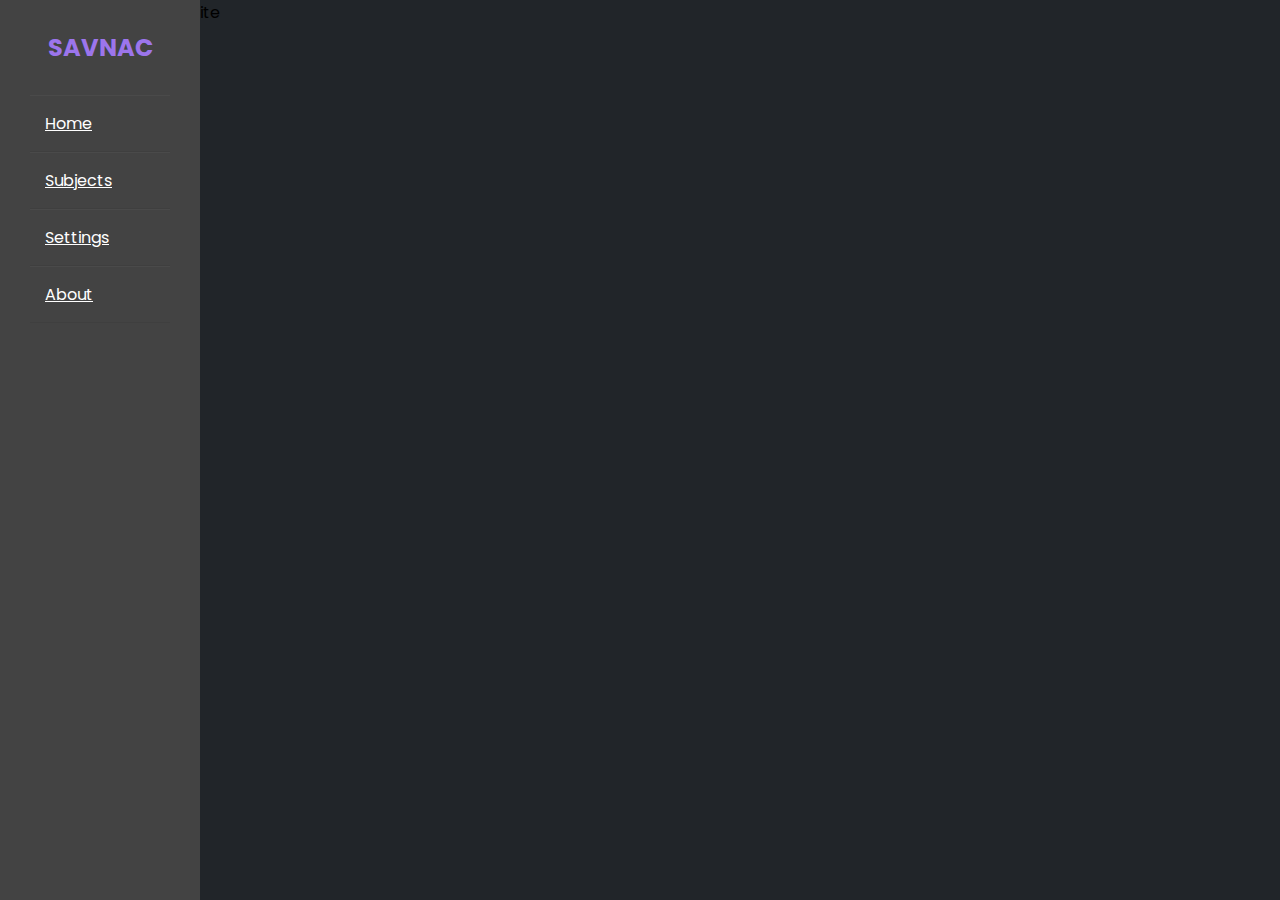
<file: index.html>
<!DOCTYPE html>
<html lang="pt-br">
<head>
    <meta charset="UTF-8">
    <meta http-equiv="X-UA-Compatible" content="IE=edge">
    <meta name="viewport" content="width=device-width, initial-scale=1.0">
    <title>Canvas Bom</title>
    <link rel="preconnect" href="https://fonts.gstatic.com">
    <link href="https://fonts.googleapis.com/css2?family=Poppins:wght@300;400;500;600&display=swap" rel="stylesheet">
    <link href="https://cdn.jsdelivr.net/npm/bootstrap@5.0.2/dist/css/bootstrap.min.css" rel="stylesheet" integrity="sha384-EVSTQN3/azprG1Anm3QDgpJLIm9Nao0Yz1ztcQTwFspd3yD65VohhpuuCOmLASjC" crossorigin="anonymous">
    <script src="https://cdn.jsdelivr.net/npm/bootstrap@5.0.2/dist/js/bootstrap.bundle.min.js" integrity="sha384-MrcW6ZMFYlzcLA8Nl+NtUVF0sA7MsXsP1UyJoMp4YLEuNSfAP+JcXn/tWtIaxVXM" crossorigin="anonymous"></script>
    <link rel="stylesheet" href="styles/styles.css">
</head>
<body>
    <div class="wrapper">
        <div class="sidebar">
            <h2>Savnac</h2>
            <ul>
                <li><a href="#">Home</a></li>
                <li><a href="subjects.html">Subjects</a></li>
                <li><a href="#">Settings</a></li>
                <li><a href="#">About</a></li>
            </ul>
        </div>

        <div class="sidebar_content">
            <div class="header">Professor Management Site</div>
            <div class="info">
                <div>lorem</div>    
            </div>
        </div>
    </div>
</body>
</html>
</file>
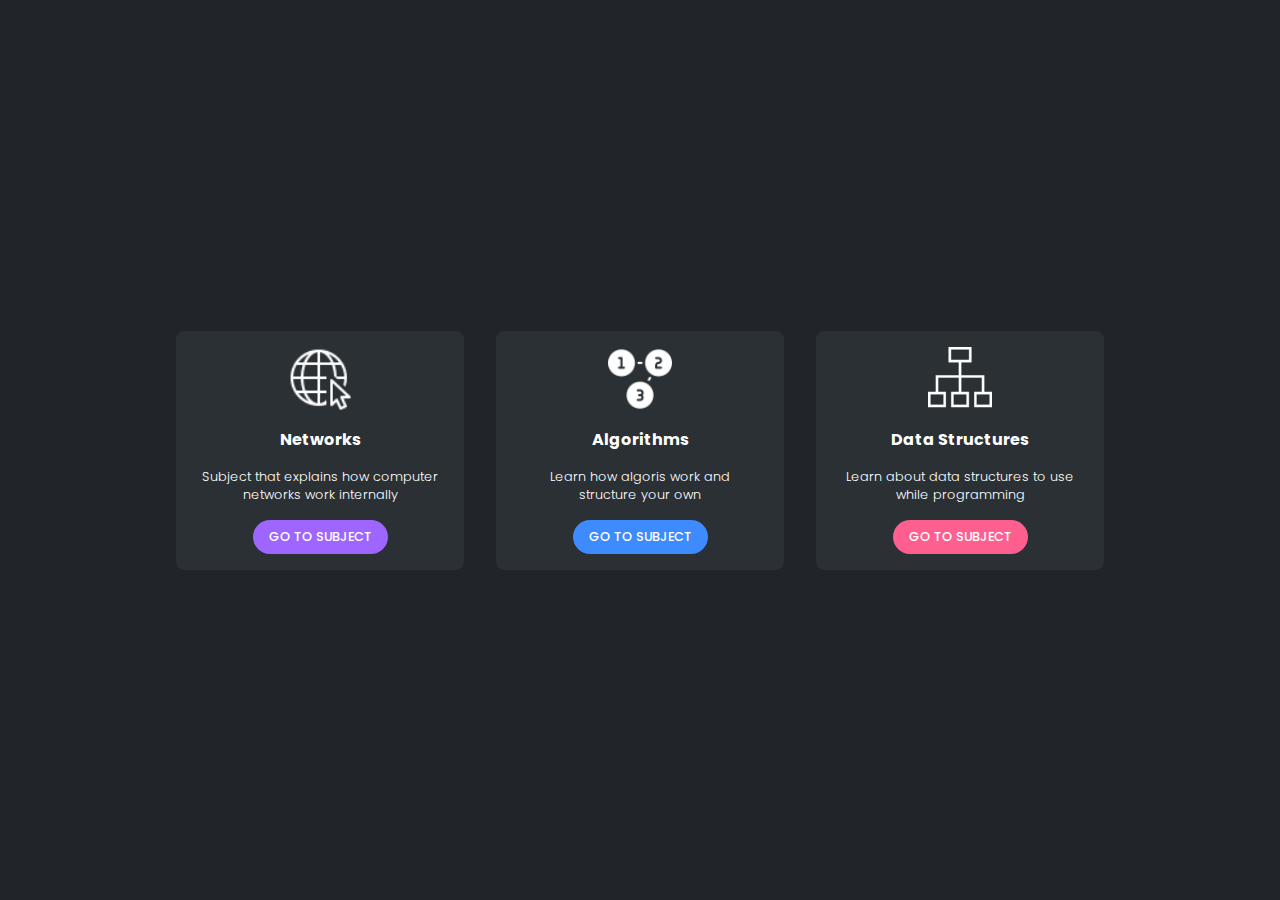
<file: subjects.html>
<!DOCTYPE html>
<html lang="en">
<head>
    <meta charset="UTF-8">
    <meta name="viewport" content="width=device-width, initial-scale=1.0">
    <title>Subjects</title>
    <link rel="preconnect" href="https://fonts.gstatic.com">
    <link href="https://fonts.googleapis.com/css2?family=Poppins:wght@300;400;500;600&display=swap" rel="stylesheet">
    <link href="https://cdn.jsdelivr.net/npm/bootstrap@5.0.2/dist/css/bootstrap.min.css" rel="stylesheet" integrity="sha384-EVSTQN3/azprG1Anm3QDgpJLIm9Nao0Yz1ztcQTwFspd3yD65VohhpuuCOmLASjC" crossorigin="anonymous">
    <script src="https://cdn.jsdelivr.net/npm/bootstrap@5.0.2/dist/js/bootstrap.bundle.min.js" integrity="sha384-MrcW6ZMFYlzcLA8Nl+NtUVF0sA7MsXsP1UyJoMp4YLEuNSfAP+JcXn/tWtIaxVXM" crossorigin="anonymous"></script>
    <link rel="stylesheet" href="styles/cards.css">
</head>
    <body>
        <div class="cards">
            <section class="card networks" id="section_01">
                <div class="icon">
                    <img src="assets/images/network.png" alt="Subject 01">
                </div>
                <h3>Networks</h3>
                <span>Subject that explains how computer networks work internally</span>
                <button id="subjectBtn01">Go to Subject</button>
            </section>
            <section class="card algorithms">
                <div class="icon">
                    <img src="assets/images/algorithm.png" alt="Subject 02">
                </div>
                <h3>Algorithms</h3>
                <span>Learn how algoris work and structure your own</span>
                <button>Go to Subject</button>
            </section>
            <section class="card dataStructures">
                <div class="icon">
                    <img src="assets/images/data-structure.png" alt="Subject 03">
                </div>
                <h3>Data Structures</h3>
                <span>Learn about data structures to use while programming</span>
                <button>Go to Subject</button>
            </section>
        </div>
    </body>
</html>
</file>
<file: styles/styles.css>
* {
  margin: 0;
  padding: 0;
  box-sizing: border-box;
  font-family: "Poppins", sans-serif;
}

body{
    background-color: #212529;  
}

.wrapper {
    display: flex;
    position: relative;
}

.wrapper .sidebar{
    position: fixed;
    width: 200px;
    height: 100%;
    background-color: #434343;
    padding: 30px;
}

.wrapper .sidebar h2{
    color: #9c75ec;
    text-transform: uppercase;
    text-align: center;
    margin-bottom: 30px;    
}

.wrapper .sidebar ul{
    list-style-type: none;
}

.wrapper .sidebar ul li{
    padding: 15px;
    border-bottom: 1px solid rgba(0,0,0,0.05);
    border-top: 1px solid rgba(225,225,225,0.05);
}

.wrapper .sidebar ul li a{
    color: #fff;
    display: block;
}
</file>
<file: styles/cards.css>
* {
    margin: 0;
    padding: 0;
    box-sizing: border-box;
    font-family: "Poppins", sans-serif;
}

body {
    background: #212529;
    height: 100vh;
    width: 100%;

    display: flex;
    justify-content: center;
    align-items: center;

    color: #434343;

    font-size: 16px;
}

div.title{
  text-align: center;
  color: #fff;
}

div.cards {
    display: flex;
    padding: 32px;
}

div.cards section.card {
    display: flex;
    flex-direction: column;
    align-items: center;
    text-align: center;
    background: #2b3035;
    padding: 1rem 1.5rem;
    border-radius: 8px;
    max-height: 468px;
    margin-left: 32px;
}

div.cards section.card:first-child {
    margin-left: 0;
}

div.cards section.card .icon {
    width: 64px;
    height: 64px;
}

div.cards section.card img {
    width: 100%;
}

div.cards section.card h3 {
    font-size: 100%;
    margin: 16px 0;
    color: #fff;
}

div.cards section.card span {
    font-weight: 300;
    max-width: 240px;
    font-size: 80%;
    margin-bottom: 16px;
    color: #fff;
}

div.cards section.card button {
    padding: 0.5rem 1rem;
    text-transform: uppercase;
    border-radius: 32px;
    border: 0;
    cursor: pointer;
    font-size: 80%;
    font-weight: 500;
    color: #fff;
    margin-bottom: 16px 0;
}

div.cards section.card.networks button {
    background: #9f66ff;
}
div.cards section.card.algorithms button {
    background: #3e8aff;
}
div.cards section.card.dataStructures button {
    background: #fe5f8f;
}

@media screen and (max-width: 720px) {
    div.cards {
        flex-direction: column;
    }

    div.cards section.card {
        margin-left: 0;
        margin-bottom: 32px;
    }

    div.cards section.card:last-child {
        margin-bottom: 0;
    }

    div.cards section.card button {
        font-size: 70%;
    }
}
</file>
